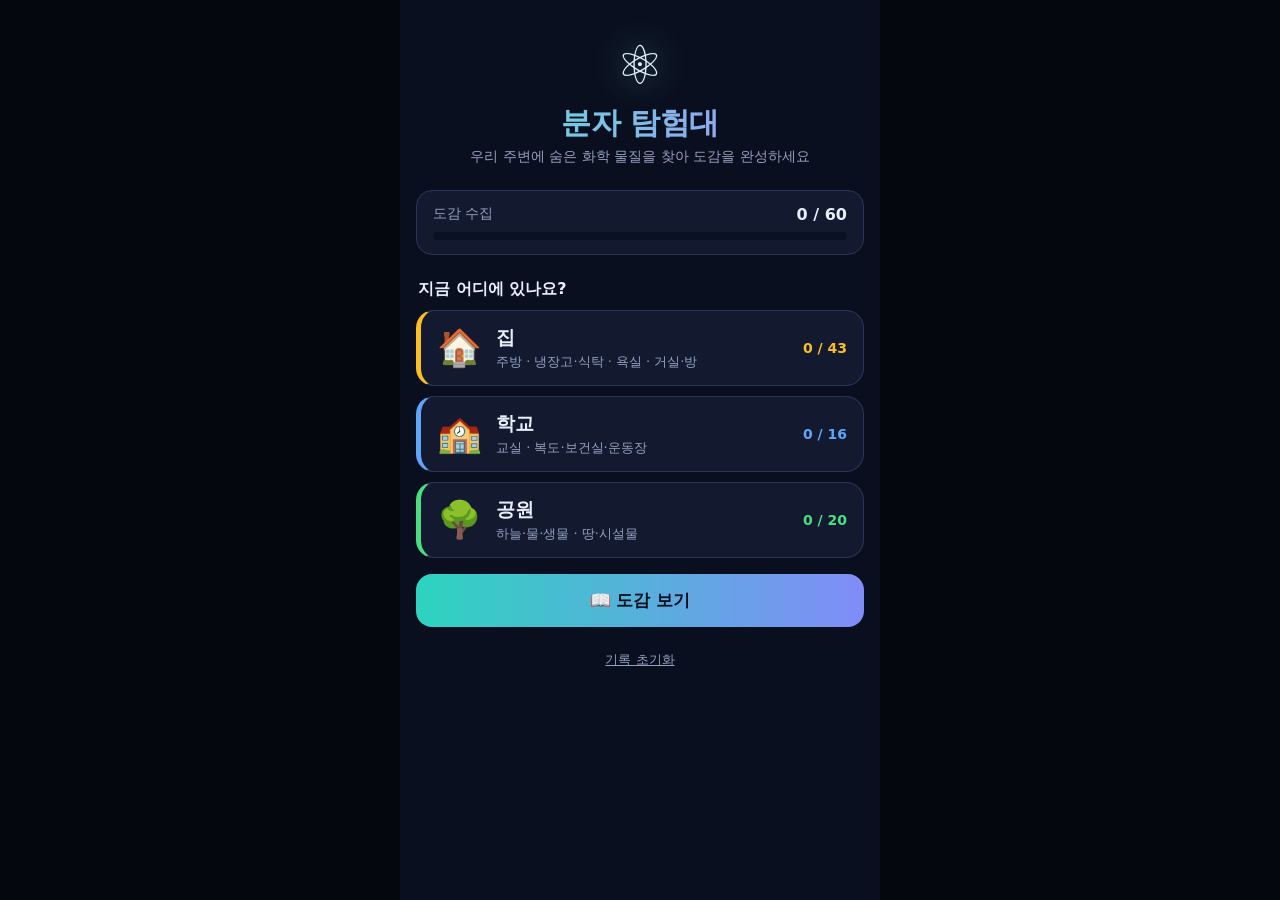
<file: index.html>
<!doctype html>
<html lang="ko">
<head>
<meta charset="utf-8">
<meta name="viewport" content="width=device-width, initial-scale=1, viewport-fit=cover, user-scalable=no">
<meta name="theme-color" content="#0a0f1f">
<meta name="apple-mobile-web-app-capable" content="yes">
<meta name="mobile-web-app-capable" content="yes">
<link rel="manifest" href="manifest.json">
<link rel="icon" href="icon.svg" type="image/svg+xml">
<title>분자 탐험대</title>
<link rel="stylesheet" href="style.css">
</head>
<body>
<div id="app">

  <!-- 홈 -->
  <section id="s-home" class="screen active">
    <header class="hero">
      <div class="logo">⚛️</div>
      <h1>분자 탐험대</h1>
      <p>우리 주변에 숨은 화학 물질을 찾아 도감을 완성하세요</p>
    </header>
    <div class="total">
      <div class="total-row"><span>도감 수집</span><b id="home-count">0 / 0</b></div>
      <div class="bar"><i id="home-bar"></i></div>
    </div>
    <h2 class="sec">지금 어디에 있나요?</h2>
    <div id="place-list" class="place-list"></div>
    <button id="btn-dex" class="btn wide">📖 도감 보기</button>
    <button id="btn-reset" class="link">기록 초기화</button>
  </section>

  <!-- 구역 선택 -->
  <section id="s-zones" class="screen">
    <div class="topbar"><button class="back" data-go="home">‹</button><h2 id="zones-title"></h2></div>
    <p class="guide">탐색할 구역을 고르세요. 카메라가 켜지면 그 구역에 있는 실제 물건을 비춰 보세요.</p>
    <div id="zone-list" class="zone-list"></div>
  </section>

  <!-- 카메라 탐색 -->
  <section id="s-ar" class="screen ar">
    <video id="cam" playsinline muted autoplay></video>
    <div id="ar-bg"></div>
    <img id="ar-photo" alt="">
    <div class="frame"><i></i><i></i><i></i><i></i></div>
    <div class="ar-top">
      <button class="back" id="ar-back">‹</button>
      <div class="ar-title"><b id="ar-zone"></b><span id="ar-count"></span></div>
      <button class="chip" id="ar-dex">📖</button>
    </div>
    <div id="ar-status" class="ar-status"></div>
    <div class="ar-bottom">
      <div id="ar-found" class="ar-found"></div>
      <div class="ar-list-t">이 구역에서 찾을 물건</div>
      <div id="ar-list" class="ar-list"></div>
      <div class="ar-actions">
        <label class="btn2">📷 사진으로 찾기<input type="file" accept="image/*" id="ar-file" hidden></label>
        <button class="btn2" id="ar-photo-close">↩ 카메라로 돌아가기</button>
      </div>
    </div>
  </section>

  <!-- 도감 -->
  <section id="s-dex" class="screen">
    <div class="topbar"><button class="back" id="dex-back">‹</button><h2>화학 물질 도감</h2><b id="dex-count" class="count"></b></div>
    <div id="dex-filters" class="filters"></div>
    <div id="dex-grid" class="dex-grid"></div>
  </section>

  <!-- 물질 카드 (채집 / 상세) -->
  <div id="sheet" class="sheet hidden">
    <div class="sheet-inner">
      <button id="sheet-close" class="close">✕</button>
      <div class="sheet-head">
        <span id="sh-no" class="no"></span>
        <span id="sh-badge" class="badge"></span>
      </div>
      <h2 id="sh-name"></h2>
      <div id="sh-formula" class="formula"></div>
      <div class="mol-wrap">
        <canvas id="mol"></canvas>
        <div id="sh-scanline" class="scanline"></div>
        <div class="mol-tip">손가락으로 돌려 보세요</div>
      </div>
      <div id="sh-scan" class="scan-area">
        <p id="sh-signal"></p>
        <button id="btn-scan" class="scan-btn"><i id="scan-fill"></i><span>길게 눌러 분석하기</span></button>
      </div>
      <div id="sh-info" class="info">
        <div id="sh-new" class="newtag"></div>
        <p id="sh-desc" class="desc"></p>
        <p id="sh-simple" class="simple"></p>
        <div id="sh-legend" class="legend"></div>
        <h3>어디에 있을까?</h3>
        <ul id="sh-sources" class="sources"></ul>
        <button id="btn-ok" class="btn wide">확인</button>
      </div>
    </div>
  </div>

  <div id="toast" class="toast"></div>
</div>
<script src="js/data.js"></script>
<script src="js/embeds.js"></script>
<script src="js/chem.js"></script>
<script src="js/render.js"></script>
<script src="js/app.js"></script>
</body>
</html>
</file>
<file: style.css>
:root {
  --bg: #0a0f1f; --panel: #131a30; --panel2: #1b2442; --line: #2a3558;
  --text: #e8eefb; --dim: #93a0bf; --acc: #5eead4; --acc2: #a78bfa;
  --sat: env(safe-area-inset-top, 0px); --sab: env(safe-area-inset-bottom, 0px);
}
* { box-sizing: border-box; -webkit-tap-highlight-color: transparent; }
html, body { margin: 0; height: 100%; background: #05070f; color: var(--text); overscroll-behavior: none;
  font-family: system-ui, -apple-system, "Apple SD Gothic Neo", "Malgun Gothic", "Noto Sans KR", sans-serif; }
button { font: inherit; color: inherit; border: 0; background: none; cursor: pointer; touch-action: manipulation; }
#app { position: relative; max-width: 480px; height: 100dvh; margin: 0 auto; background: var(--bg); overflow: hidden; }
.screen { position: absolute; inset: 0; display: none; flex-direction: column; overflow-y: auto;
  padding: calc(var(--sat) + 16px) 16px calc(var(--sab) + 20px); }
.screen.active { display: flex; }

/* 홈 */
.hero { text-align: center; padding: 18px 0 8px; }
.logo { font-size: 54px; filter: drop-shadow(0 0 18px rgba(94, 234, 212, .6)); animation: float 4s ease-in-out infinite; }
.hero h1 { margin: 6px 0 4px; font-size: 30px; letter-spacing: -.5px;
  background: linear-gradient(90deg, var(--acc), var(--acc2)); -webkit-background-clip: text; background-clip: text; color: transparent; }
.hero p { margin: 0; color: var(--dim); font-size: 14px; }
.total { background: var(--panel); border: 1px solid var(--line); border-radius: 16px; padding: 14px 16px; margin: 16px 0 6px; }
.total-row { display: flex; justify-content: space-between; font-size: 14px; color: var(--dim); margin-bottom: 8px; }
.total-row b { color: var(--text); font-size: 16px; }
.bar { height: 8px; border-radius: 8px; background: #0b1124; overflow: hidden; }
.bar i { display: block; height: 100%; width: 0; border-radius: 8px; background: linear-gradient(90deg, var(--acc), var(--acc2)); transition: width .5s; }
.sec { font-size: 16px; margin: 18px 2px 10px; }
.place-list { display: grid; grid-template-columns: minmax(0, 1fr); gap: 10px; }
.place { display: flex; align-items: center; gap: 14px; width: 100%; text-align: left; padding: 14px 16px; min-height: 76px;
  background: var(--panel); border: 1px solid var(--line); border-radius: 18px; border-left: 5px solid var(--c); }
.place:active, .zone:active, .dex-card:active { transform: scale(.98); }
.place .em { font-size: 36px; }
.place .tx { flex: 1; min-width: 0; }
.place .tx b { display: block; font-size: 19px; }
.place .tx span { font-size: 13px; color: var(--dim); }
.place .pc { font-size: 14px; color: var(--c); font-weight: 700; white-space: nowrap; }
.btn { background: linear-gradient(90deg, #2dd4bf, #818cf8); color: #06101f; font-weight: 800; font-size: 17px; border-radius: 16px; padding: 15px 18px; min-height: 52px; }
.btn.wide { width: 100%; margin-top: 16px; }
.link { color: var(--dim); font-size: 13px; text-decoration: underline; margin: 14px auto 0; padding: 10px; }

/* 상단 바 */
.topbar { display: flex; align-items: center; gap: 8px; margin-bottom: 10px; }
.topbar h2 { margin: 0; font-size: 20px; flex: 1; }
.back { width: 44px; height: 44px; border-radius: 14px; background: var(--panel2); font-size: 26px; line-height: 1; flex: none; }
.count { color: var(--acc); font-size: 15px; }
.guide { color: var(--dim); font-size: 14px; margin: 0 2px 14px; line-height: 1.5; }
.zone-list { display: grid; grid-template-columns: minmax(0, 1fr); gap: 10px; }
.zone { display: flex; align-items: center; gap: 14px; text-align: left; padding: 16px; min-height: 84px; background: var(--panel); border: 1px solid var(--line); border-radius: 18px; }
.zone .em { font-size: 34px; }
.zone .tx { flex: 1; min-width: 0; }
.zone .tx b { font-size: 18px; display: block; margin-bottom: 6px; }
.zone .tx small { color: var(--dim); font-size: 12px; display: block; margin-top: 5px; overflow: hidden; text-overflow: ellipsis; white-space: nowrap; }
.zone .go { color: var(--acc); font-weight: 800; font-size: 14px; white-space: nowrap; }

/* AR */
.screen.ar { padding: 0; overflow: hidden; touch-action: none; user-select: none; -webkit-user-select: none; }
#cam, #ar-bg { position: absolute; inset: 0; width: 100%; height: 100%; object-fit: cover; }
#ar-bg { background:
  radial-gradient(60% 40% at 30% 30%, rgba(94, 234, 212, .22), transparent 70%),
  radial-gradient(50% 40% at 75% 70%, rgba(167, 139, 250, .25), transparent 70%),
  repeating-linear-gradient(0deg, rgba(255, 255, 255, .04) 0 1px, transparent 1px 44px),
  repeating-linear-gradient(90deg, rgba(255, 255, 255, .04) 0 1px, transparent 1px 44px), #0a1024;
  background-size: auto, auto, 44px 44px, 44px 44px, auto; }
.ar.has-cam #ar-bg { display: none; }
#ar-photo { position: absolute; inset: 0; width: 100%; height: 100%; object-fit: contain; background: #05070f; display: none; }
.ar.has-photo #ar-photo { display: block; }
.frame { position: absolute; left: 50%; top: 40%; width: min(72vw, 340px); aspect-ratio: 1; transform: translate(-50%, -50%); pointer-events: none; }
.ar.has-photo .frame { display: none; }
.frame i { position: absolute; width: 34px; height: 34px; border: 3px solid rgba(255, 255, 255, .85); transition: border-color .3s; }
.frame i:nth-child(1) { left: 0; top: 0; border-right: 0; border-bottom: 0; border-radius: 14px 0 0 0; }
.frame i:nth-child(2) { right: 0; top: 0; border-left: 0; border-bottom: 0; border-radius: 0 14px 0 0; }
.frame i:nth-child(3) { left: 0; bottom: 0; border-right: 0; border-top: 0; border-radius: 0 0 0 14px; }
.frame i:nth-child(4) { right: 0; bottom: 0; border-left: 0; border-top: 0; border-radius: 0 0 14px 0; }
.ar.detected .frame i { border-color: var(--acc); box-shadow: 0 0 14px rgba(94, 234, 212, .7); }
.ar-top { position: absolute; left: 0; right: 0; top: 0; display: flex; align-items: center; gap: 10px; padding: calc(var(--sat) + 12px) 12px 22px;
  background: linear-gradient(rgba(4, 7, 18, .8), transparent); }
.ar-top .back, .chip { background: rgba(19, 26, 48, .85); }
.chip { width: 44px; height: 44px; border-radius: 14px; font-size: 20px; }
.ar-title { flex: 1; text-align: center; line-height: 1.25; }
.ar-title b { display: block; font-size: 17px; }
.ar-title span { font-size: 13px; color: var(--acc); font-weight: 700; }
.ar-status { position: absolute; left: 12px; right: 12px; top: calc(var(--sat) + 74px); margin: 0 auto; width: fit-content; max-width: calc(100% - 24px); padding: 8px 14px; border-radius: 14px;
  background: rgba(5, 8, 20, .72); font-size: 13.5px; text-align: center; line-height: 1.45; word-break: keep-all; }
.ar-bottom { position: absolute; left: 0; right: 0; bottom: 0; padding: 30px 12px calc(var(--sab) + 12px);
  background: linear-gradient(transparent, rgba(4, 7, 18, .88) 34%); }
.ar-found { display: grid; gap: 8px; margin-bottom: 10px; }
.det { background: rgba(19, 26, 48, .94); border: 2px solid var(--acc); border-radius: 18px; padding: 12px; box-shadow: 0 0 22px rgba(94, 234, 212, .35); animation: pop .3s ease-out; }
.det-t { font-size: 15px; margin-bottom: 9px; }
.det-t b { color: var(--acc); }
.det-b { display: flex; flex-wrap: wrap; gap: 8px; }
.sub { flex: 1 1 40%; min-height: 48px; padding: 10px 12px; border-radius: 14px; font-weight: 800; font-size: 15px; color: #06101f; background: linear-gradient(90deg, #2dd4bf, #818cf8); }
.sub.got { background: var(--panel2); color: var(--text); font-weight: 600; border: 1px solid var(--line); }
.ar-list-t { font-size: 12px; color: var(--dim); margin: 0 2px 6px; }
.ar-list { display: flex; gap: 6px; overflow-x: auto; scrollbar-width: none; margin: 0 -12px; padding: 0 12px 2px; }
.ar-list::-webkit-scrollbar { display: none; }
.tgt { flex: none; padding: 7px 11px; border-radius: 14px; background: rgba(19, 26, 48, .9); border: 1px solid var(--line); font-size: 13px; white-space: nowrap; }
.tgt b { color: #fbbf24; margin-left: 2px; }
.tgt.done { opacity: .6; }
.tgt.done b { color: #34d399; }
.ar-actions { display: flex; gap: 8px; margin-top: 10px; }
.btn2 { flex: 1; display: grid; place-items: center; min-height: 46px; border-radius: 14px; background: rgba(27, 36, 66, .95); border: 1px solid var(--line); font-size: 14px; font-weight: 700; cursor: pointer; }
#ar-photo-close { display: none; }
.ar.has-photo #ar-photo-close { display: grid; }

/* 도감 */
.filters { display: flex; gap: 8px; overflow-x: auto; padding: 2px 0 12px; margin: 0 -16px; padding-left: 16px; padding-right: 16px; scrollbar-width: none; flex: none; }
.filters::-webkit-scrollbar { display: none; }
.fchip { flex: none; padding: 9px 14px; min-height: 40px; border-radius: 20px; background: var(--panel2); font-size: 14px; color: var(--dim); border: 1px solid transparent; }
.fchip.on { background: rgba(94, 234, 212, .15); border-color: var(--acc); color: var(--acc); font-weight: 700; }
.dex-grid { display: grid; grid-template-columns: repeat(3, 1fr); gap: 9px; padding-bottom: 20px; }
.dex-card { position: relative; aspect-ratio: 1 / 1.12; border-radius: 16px; background: var(--panel); border: 1px solid var(--line); padding: 8px 6px; display: flex; flex-direction: column; align-items: center; justify-content: center; text-align: center; overflow: hidden; min-width: 0; }
.dex-card .n { position: absolute; left: 8px; top: 6px; font-size: 11px; color: var(--dim); }
.dex-card .dot { position: absolute; right: 8px; top: 8px; width: 9px; height: 9px; border-radius: 50%; background: var(--g); }
.dex-card .f { font-size: 17px; font-weight: 800; color: var(--g); margin-bottom: 6px; word-break: break-all; line-height: 1.15; }
.dex-card .f.long { font-size: 13px; }
.dex-card .nm { font-size: 11.5px; line-height: 1.25; word-break: break-all; max-width: 100%; }
.dex-card.got { border-color: color-mix(in srgb, var(--g) 55%, transparent); background: linear-gradient(160deg, color-mix(in srgb, var(--g) 16%, var(--panel)), var(--panel)); }
.dex-card.lock .f { color: #3b4770; font-size: 30px; }
.dex-card.lock .nm { color: #56628a; }
.dex-card.sp { border-style: dashed; }

/* 물질 카드 */
.sheet { position: absolute; inset: 0; z-index: 20; background: rgba(3, 5, 14, .86); backdrop-filter: blur(6px); -webkit-backdrop-filter: blur(6px); display: flex; align-items: flex-end; }
.sheet.hidden { display: none; }
.sheet-inner { position: relative; width: 100%; max-height: 100%; overflow-y: auto; background: var(--panel); border-radius: 26px 26px 0 0; border-top: 1px solid var(--line);
  padding: 18px 18px calc(var(--sab) + 20px); animation: up .28s ease-out; }
.close { position: absolute; right: 12px; top: 12px; width: 44px; height: 44px; border-radius: 50%; background: var(--panel2); font-size: 17px; z-index: 2; }
.sheet-head { display: flex; align-items: center; gap: 8px; }
.no { color: var(--dim); font-size: 13px; font-weight: 700; }
.badge { font-size: 12px; font-weight: 800; padding: 3px 10px; border-radius: 10px; background: var(--g, #334); color: #08101f; }
.sheet h2 { margin: 8px 44px 2px 0; font-size: 24px; word-break: keep-all; }
.formula { color: var(--acc); font-size: 18px; font-weight: 700; min-height: 24px; }
.mol-wrap { position: relative; height: min(38dvh, 300px); margin: 10px 0; border-radius: 20px; overflow: hidden;
  background: radial-gradient(circle at 50% 45%, #25315c, #0b1124 75%); border: 1px solid var(--line); }
#mol { width: 100%; height: 100%; display: block; touch-action: none; transition: filter .6s; }
.mystery #mol { filter: blur(7px) grayscale(1) brightness(.55); }
.mol-tip { position: absolute; left: 0; right: 0; bottom: 8px; text-align: center; font-size: 11px; color: rgba(255, 255, 255, .45); pointer-events: none; }
.scanline { position: absolute; left: 0; right: 0; height: 3px; top: 0; background: var(--acc); box-shadow: 0 0 16px 4px rgba(94, 234, 212, .7); display: none; }
.scanning .scanline { display: block; animation: scan 1s linear infinite; }
.scan-area { text-align: center; display: none; }
.mystery .scan-area { display: block; }
.mystery .info { display: none; }
.scan-area p { color: var(--dim); font-size: 14px; margin: 6px 0 12px; }
.scan-btn { position: relative; width: 100%; min-height: 60px; border-radius: 18px; background: var(--panel2); border: 2px solid var(--acc); font-size: 17px; font-weight: 800; overflow: hidden;
  touch-action: none; user-select: none; -webkit-user-select: none; -webkit-touch-callout: none; }
.scan-btn i { position: absolute; left: 0; top: 0; bottom: 0; width: 0; background: linear-gradient(90deg, #2dd4bf, #818cf8); }
.scan-btn span { position: relative; }
.newtag { display: none; margin: 4px 0 8px; padding: 8px 12px; border-radius: 12px; font-weight: 800; font-size: 14px; background: rgba(251, 191, 36, .16); color: #fcd34d; }
.newtag.on { display: block; animation: pop .4s ease-out; }
.desc { font-size: 15.5px; line-height: 1.65; margin: 8px 0; white-space: pre-line; word-break: keep-all; }
.simple { font-size: 13px; line-height: 1.55; color: #fbd38d; background: rgba(251, 191, 36, .08); border-radius: 12px; padding: 9px 12px; margin: 8px 0; word-break: keep-all; }
.simple:empty { display: none; }
.legend { display: flex; flex-wrap: wrap; gap: 6px 10px; margin: 10px 0 4px; }
.legend span { display: inline-flex; align-items: center; gap: 5px; font-size: 12.5px; color: var(--dim); }
.legend i { width: 13px; height: 13px; border-radius: 50%; display: inline-block; border: 1px solid rgba(255, 255, 255, .25); }
.info h3 { font-size: 14px; margin: 16px 0 6px; color: var(--dim); }
.sources { list-style: none; margin: 0; padding: 0; display: grid; gap: 6px; }
.sources li { display: flex; align-items: center; gap: 8px; font-size: 14px; padding: 9px 12px; border-radius: 12px; background: var(--panel2); color: var(--dim); }
.sources li.ok { color: var(--text); }
.sources li b { margin-left: auto; font-size: 12px; color: #56628a; white-space: nowrap; }
.sources li.ok b { color: #34d399; }

.toast { position: absolute; left: 50%; bottom: calc(var(--sab) + 90px); transform: translate(-50%, 20px); z-index: 30; max-width: 86%; padding: 12px 18px; border-radius: 16px;
  background: #f8fafc; color: #0b1124; font-size: 14px; font-weight: 700; text-align: center; opacity: 0; pointer-events: none; transition: .3s; word-break: keep-all; }
.toast.on { opacity: 1; transform: translate(-50%, 0); }

@keyframes float { 50% { transform: translateY(-7px); } }
@keyframes bob { 50% { transform: translateY(-8px); } }
@keyframes pulse { 50% { opacity: .45; } }
@keyframes up { from { transform: translateY(40px); opacity: 0; } }
@keyframes pop { from { transform: scale(.8); opacity: 0; } }
@keyframes scan { from { top: 0; } to { top: 100%; } }
@media (prefers-reduced-motion: reduce) { * { animation: none !important; } }
</file>
